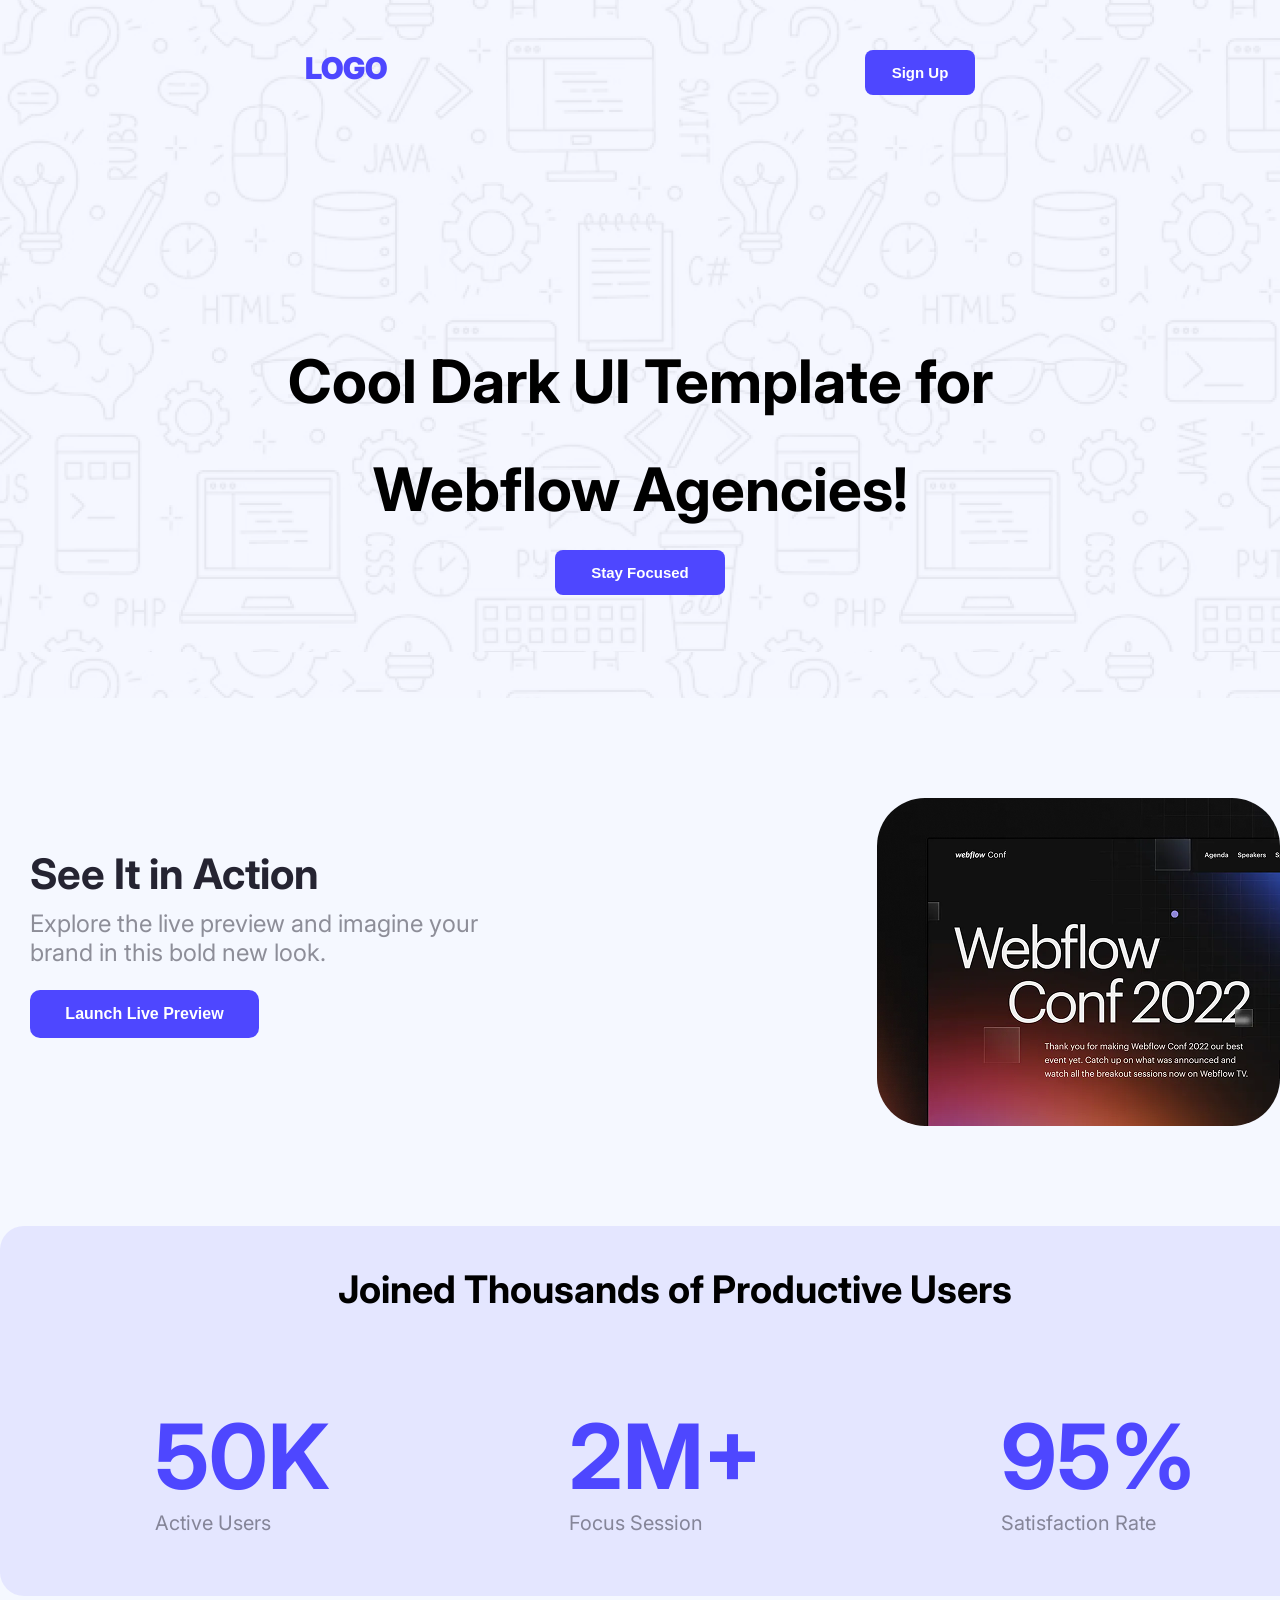
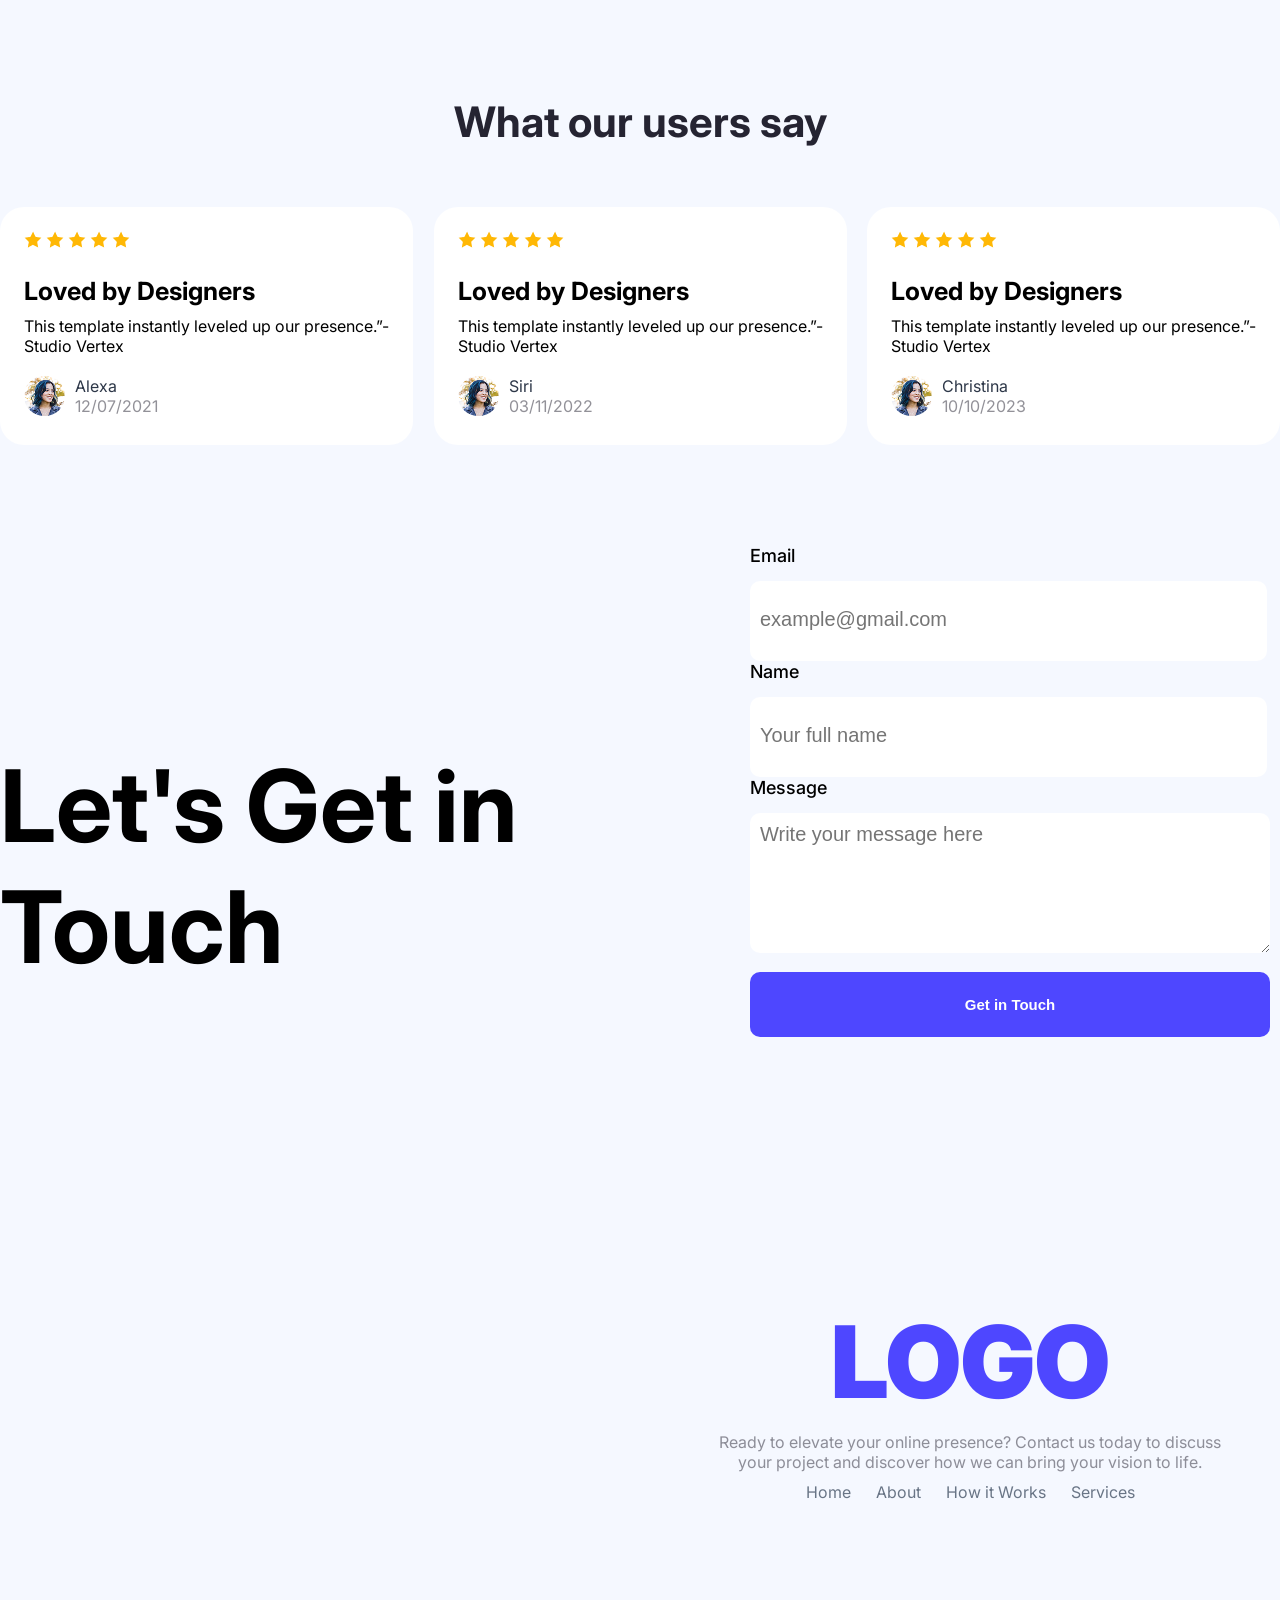
<file: index.html>
<!DOCTYPE html>
<html lang="en">
<head>
    <meta charset="UTF-8">
    <meta name="viewport" content="width=device-width, initial-scale=1.0">
    <title>Document</title>
    <link rel="preconnect" href="https://fonts.googleapis.com">
<link rel="preconnect" href="https://fonts.gstatic.com" crossorigin>
<link href="https://fonts.googleapis.com/css2?family=Raleway:ital,wght@0,100..900;1,100..900&display=swap" rel="stylesheet">
<link rel="preconnect" href="https://fonts.googleapis.com">
<link rel="preconnect" href="https://fonts.gstatic.com" crossorigin>
<link href="https://fonts.googleapis.com/css2?family=Inter:ital,opsz,wght@0,14..32,100..900;1,14..32,100..900&display=swap" rel="stylesheet">

    <link rel="stylesheet" href="style.css">
</head>
<body class="raleway-normal inter-normal">

    <header>
        <div class="hero-section">

           <div class="navbar">
            <h2>LOGO</h2>
            <button class="sign-up-btn">Sign Up</button>
           </div>

            <div class="hero-announcement">
            <h1>Cool Dark UI Template for</h1><br>
              <h1>Webflow Agencies!</h1>
                <button class="hero-button">Stay Focused</button>
            </div>

        </div>
    </header>

    <main>
        <div class="preview-site">
            <div class="site-description">
                <h1 class="description-title1">See It in Action</h1>
                <h3 class="description-title2">Explore the live preview and imagine your</h3>
                <h3 class="description-title2">brand in this bold new look.</h3>
                <button class="launch-button">Launch Live Preview</button>
            </div>
            <img class="confo-img" src="Assets/wc-mini.png" alt="">
        </div>

        <div class="user-info">
           <h1 class="user-join">Joined Thousands of Productive Users</h1>
           <div class="user-stat">

            <div class="user-update">
                <h1>50k</h1>
                <p>Active Users</p>
            </div>

            <div class="user-update" >
                    <h1>2M+</h1>
                    <p>Focus Session</p>
                </div>

                <div class="user-update" >
                    <h1>95%</h1>
                    <p>Satisfaction Rate</p>
                </div>
           </div>
        </div>

        <div class="user-review">
            <h1 class="review-title">What our users say</h1>
            <div class="card-container">
                <div class="user-card">
                    <img src="Assets/icon-star.png" alt="">
                    <img src="Assets/icon-star.png" alt="">                   
                    <img src="Assets/icon-star.png" alt="">
                    <img src="Assets/icon-star.png" alt="">
                    <img src="Assets/icon-star.png" alt="">
                    <h1 class="user-title">Loved by Designers</h1>
                    <span class="user-para">This template instantly leveled up our</span>
                    <span class="user-para"> presence.”- Studio Vertex</span>
                     <div class="reviewer-info">
                        <img class="user-avatar" src="Assets/avatar.png" alt="">
                        <div class="reviewer-detail">
                        <span class="reviewer-name">Alexa </span>
                        <p class="reviewer-date">12/07/2021</p>
                       </div>
                     </div>

                      
                    
                </div>

                <div class="user-card">
                    <img src="Assets/icon-star.png" alt="">
                    <img src="Assets/icon-star.png" alt="">                   
                    <img src="Assets/icon-star.png" alt="">
                    <img src="Assets/icon-star.png" alt="">
                    <img src="Assets/icon-star.png" alt="">
                    <h1 class="user-title">Loved by Designers</h1>
                    <span class="user-para">This template instantly leveled up our</span>
                    <span class="user-para"> presence.”- Studio Vertex</span>
                     <div class="reviewer-info">
                        <img class="user-avatar" src="Assets/avatar.png" alt="">
                        <div class="reviewer-detail">
                        <span class="reviewer-name">Siri</span>
                        <p class="reviewer-date">03/11/2022</p>
                       </div>
                     </div>
                  </div>

                   <div class="user-card">
                    <img src="Assets/icon-star.png" alt="">
                    <img src="Assets/icon-star.png" alt="">                   
                    <img src="Assets/icon-star.png" alt="">
                    <img src="Assets/icon-star.png" alt="">
                    <img src="Assets/icon-star.png" alt="">
                    <h1 class="user-title">Loved by Designers</h1>
                    <span class="user-para">This template instantly leveled up our</span>
                    <span class="user-para"> presence.”- Studio Vertex</span>
                     <div class="reviewer-info">
                        <img class="user-avatar" src="Assets/avatar.png" alt="">
                        <div class="reviewer-detail">
                        <span class="reviewer-name">Christina</span>
                        <p class="reviewer-date">10/10/2023</p>
                       </div>
                     </div>
                  </div>
               </div>
            </div>

            <div class="form-section">
                
                    <div class="invitation-title">
                     <h1 class="big-title">Let's Get in</h1>
                      <h1 class="big-title">Touch</h1>
                   </div>

                   <form class="input-box">

                    <div class="form-box">
                        <label for="email">Email</label><br>
                        <input type="email" name="email" id="" placeholder="example@gmail.com" required>
                        </div>

                        <div class="form-box" >
                        <label for="name">Name</label><br>
                        <input type="email" name="" id="" placeholder="Your full name" required>
                          </div>  
                        
                        <div class="form-box">
                        <label for="message">Message</label><br>
                        <textarea name="" id="" cols="40" rows="10" placeholder="Write your message here"></textarea>
                        </div>
                        <button class="submit-button" type="submit">Get in Touch</button>
                    </form>
                    </div>    

                     </main> 
                  
             <footer class="site-footer">
                <div class="site-logo">LOGO</div>
                <p class="contact-info">Ready to elevate your online presence? Contact us today to discuss</p>
                <p class="contact-info">your project and discover how we can bring your vision to life.</p>

                <nav class="footer-nav">
                    <ul>
                        <li><a href="#">Home</a></li>
                        <li><a href="#">About</a></li>
                        <li><a href="#">How it Works</a></li>
                        <li><a href="#">Services</a></li>
                    </ul>
                </nav>
             </footer>   

             </body>
      </html>
</file>
<file: style.css>
*{
    margin: 0;
    padding: 0;
}

/* Typography */

.raleway-normal {
  font-family: "Raleway", sans-serif;
  font-optical-sizing: auto;
  font-style: normal;
}

.inter-normal {
  font-family: "Inter", sans-serif;
  font-optical-sizing: auto;
  font-style: normal;
}

body{
    background-color: #f5f8ff;
}


/* header */

main {
  max-width: 1350px;
  margin: 0px auto;
  
}

.hero-section{
    background-image: url(Assets/Hero-bg.png);
    width: 100%;
    height: 698px;
} 

.navbar{
    display: flex;
    justify-content: space-between;
    }

    /* LOGO */

    h2{
        margin-top: 50px;
        margin-left: 305px;
        color: #4E47FF;
        font-weight: 900;
        font-size: 30px;
    }

    .sign-up-btn{
        width: 110px;
        height: 45px;
        background-color: #4E47FF;
        font-weight: bold;
        font-size: 15px;
        margin-top: 50px;
        margin-right:305px;
        color: #ffffff;
        border-radius: 8px;
        border-style: none;
        cursor: pointer;
        transition: background-color 0.3s ease;
    }

    .hero-announcement{
        text-align: center;
        margin-top: 250px;
        font-weight: bold;
        font-size: 30px;
       
    }

    .hero-button{
        width: 110px;
        height: 45px;
        margin-top: 25px;
        margin-left: 270px;
        width: 170px;
        font-size: 15px;
        color: #ffffff;
        background-color: #4E47FF;
        border-radius: 8px;
        border-style: none;
        font-weight: bold;
        margin-right: 270px;
        cursor: pointer;
        transition: background-color 0.3s ease;
    }

    /* main styles */

    .preview-site{
        display: flex;
        justify-content: space-between;
        margin-top: 100px;
        margin-left: 30px;
    }

    .site-description{
        margin-top: 50px;
    }

    .description-title1{
        font-weight: bold;
        font-size: 42px;
        margin-bottom: 10px;
        color: #252432;
    }
    
    .description-title2{
        font-weight: 400;
        font-size: 24px;
        color: rgba(37, 36, 50, 0.5);
    }

    .launch-button{
        margin-top: 23px;
        width: 229px;
        height: 48px;
        border-radius: 10px;
        font-weight: bold;
        font-size: 16px;
        color: #ffffff;
        background-color: #4E47FF;
        border-style: none;
        cursor: pointer;
        transition: background-color 0.3s ease;
    }

    .confo-img{
        width: 403px;
        height: 328px;
        border-radius: 48px;
    }

    /* User Info */

    .user-info{
        margin-top: 100px;
        width: 1250px;
        height: 290px;
        background-color:rgba(78, 71, 255, 0.1);
        border-radius: 24px;
        padding: 40px 50px;
    }

    .user-stat{
        display: flex;
        justify-content: space-around;
        flex-wrap: wrap;
        font-weight: bold;
        font-size: 38px;
        flex-wrap: wrap;
        gap: 30px;
        padding-top: 50px;

    }

    .user-join{
        text-align: center;
        margin-bottom: 40px;
        font-size: 38px;
        font-weight: bold;
       
    }
    .user-update h1{
        color: #4E47FF;
        font-weight:bold;
        font-size: 90px;
        text-transform: uppercase;
    }

    .user-update p{
        font-weight: 400;
        font-size: 20px;
        color: rgba(37, 36, 50, 0.5);
    }

    /* user review styles */

    .card-container{
        display: flex;
        justify-content: space-between;
        flex-wrap: wrap;
        gap: 20px;
    }

    .user-review{
        margin-top: 100px;
    }

    .review-title{
        text-align: center;
        margin-bottom: 60px;
        font-weight: bold;
        color: #252432;
        font-size: 42px;
    }

    .user-card{
        width: 365px;
        height: 190px;
        padding: 24px;
        border-radius: 24px;
        background-color: #ffffff;
    }

    .reviewer-info{
        display: flex;
        gap: 10px;
        margin-top: 20px;
    }

    .user-avatar{
        border-radius: 50%;
    }

    .user-title{
        margin-top: 24px;
        margin-bottom: 10px;
        font-size: 25px;
    }

    .reviewer-name{
       color: #2D3748;
    }

    .reviewer-date{
         color: rgba(37, 36, 50, 0.5);
    }

    /* User form styles */

    .form-section{
        margin-top: 100px;
        display: flex;
        justify-content: space-between;
    }

    .invitation-title{
        font-weight: bold;
        font-size: 50px;
        margin-top: 200px;
    }

    .input-box{
      margin-right: 10px;
    }

     .form-box input {
        width: 497px;
        height: 60px;
        border-radius: 10px;
        padding: 10px;
        margin-top: 15px;
        border-style: none;
        box-shadow:  rgba(37, 36, 50, 0.5);
        border-color: #D6DDED;
     }

     .form-box label{
        font-size: 18px;
        font-weight: 500;
        color: #000000;
     }

     .form-box ::placeholder {
        font-size: 20px;
        font-weight: 400;
     }

     .form-box textarea{
        width: 500px;
        height: 120px;
        border-style: none;
        padding: 10px;
        border-radius: 10px;
        margin-top: 15px;
     }

     textarea::placeholder{
        font-size: 20px;
        font-weight: 400;
        font-family: 'Segoe UI', Tahoma, Geneva, Verdana, sans-serif;
     }

     .submit-button{
        background-color: #4E47FF;
        color: #ffffff;
        font-weight: bold;
        font-size: 15px;
        width: 520px;
        height: 65px;
        border-radius: 10px;
        border-style: none;
        margin-top: 15px;
        cursor: pointer;
        transition: background-color 0.3s ease;
     }

     /* footer styles */

     .site-footer{
        width: 1440px;
        height: 428px;
        margin-top: 150px;
        display: flex;
        justify-content: center;
        flex-direction: column;
        align-items: center;
        text-align: center;
        margin-left: 250px;
     }

     .footer-nav ul{
        display: flex;
        list-style: none;
        justify-content: center;
        gap: 25px;
        margin-top: 10px;
     }

     .footer-nav a{
        text-decoration: none;
        color: #697586;
        margin-top: 10px; 
     }

     .site-logo{
        font-weight: 900;
        font-size: 100px;
        color:#4E47FF;
        margin-bottom: 10px;
     }

     .contact-info{
         color: rgba(37, 36, 50, 0.5);
         
     }

     /* hover effect on button */

    button:hover {
  background-color: #ad265f;
   }
</file>
